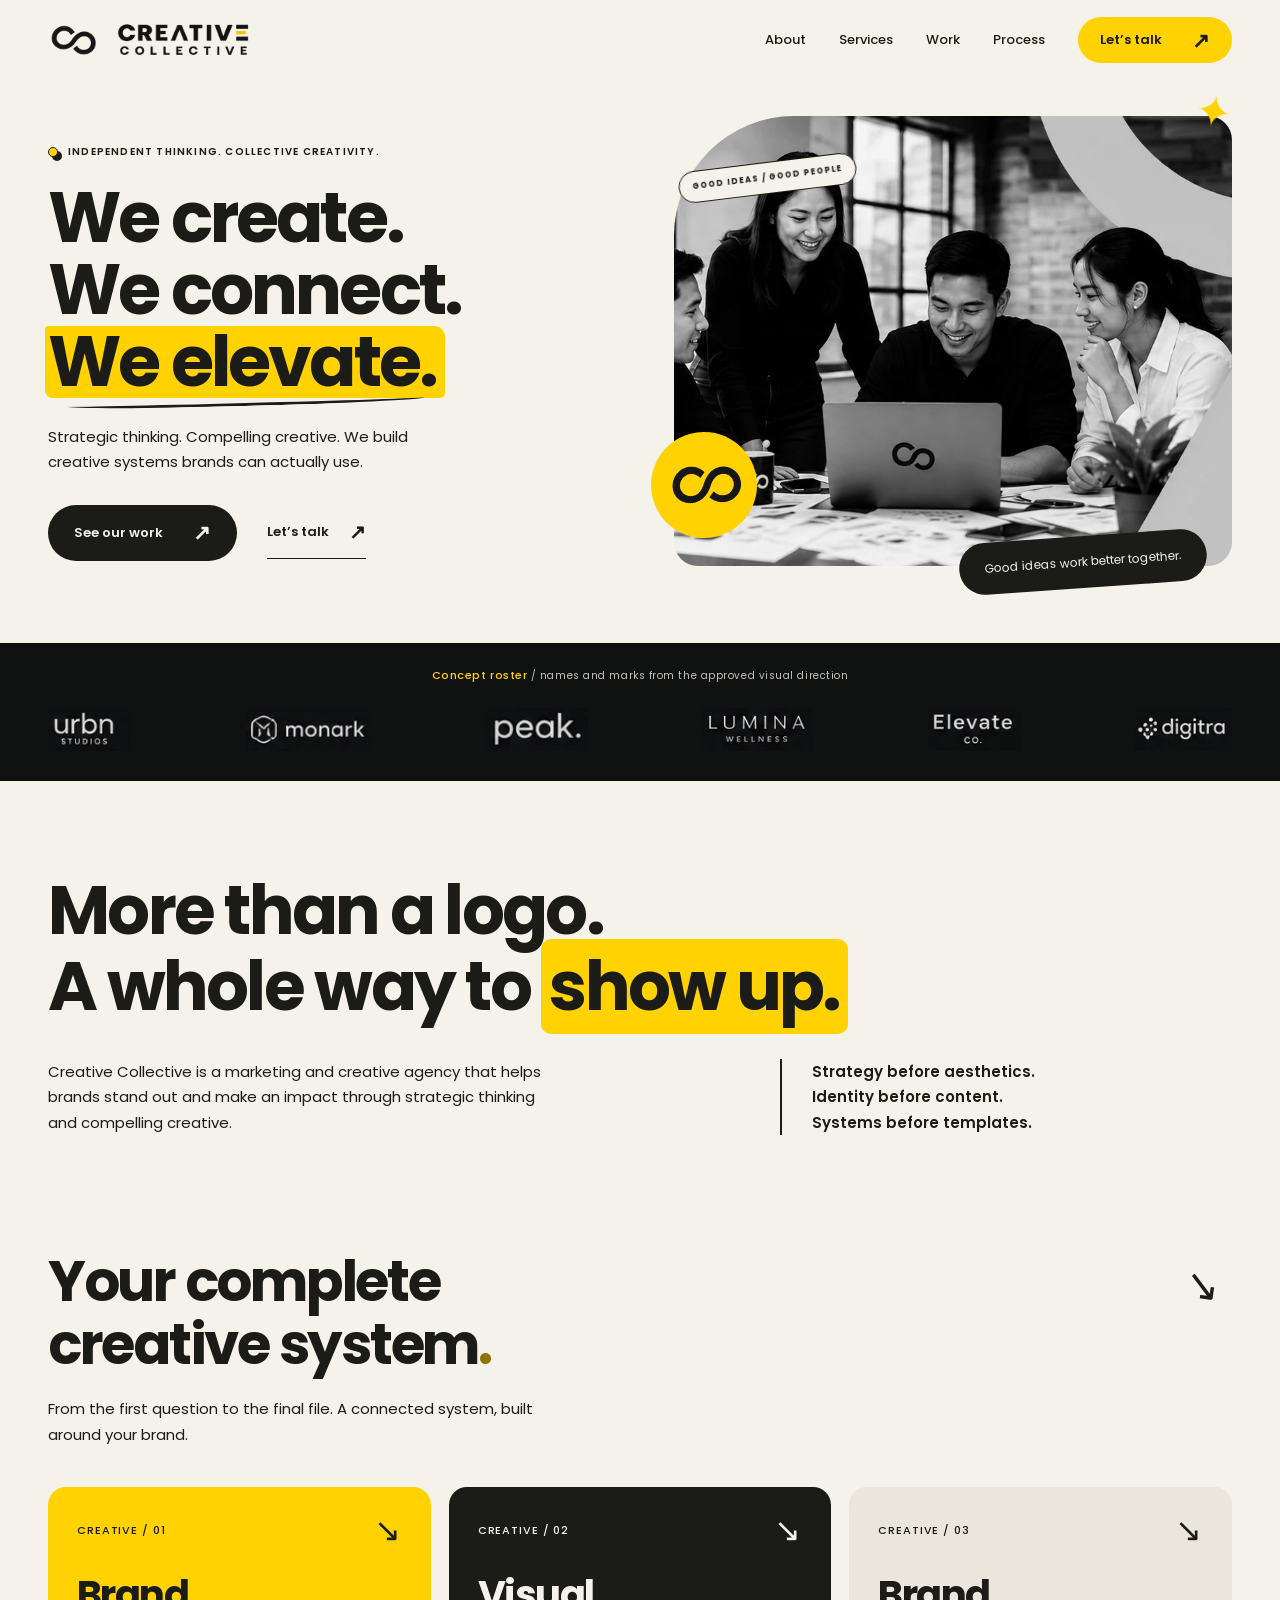
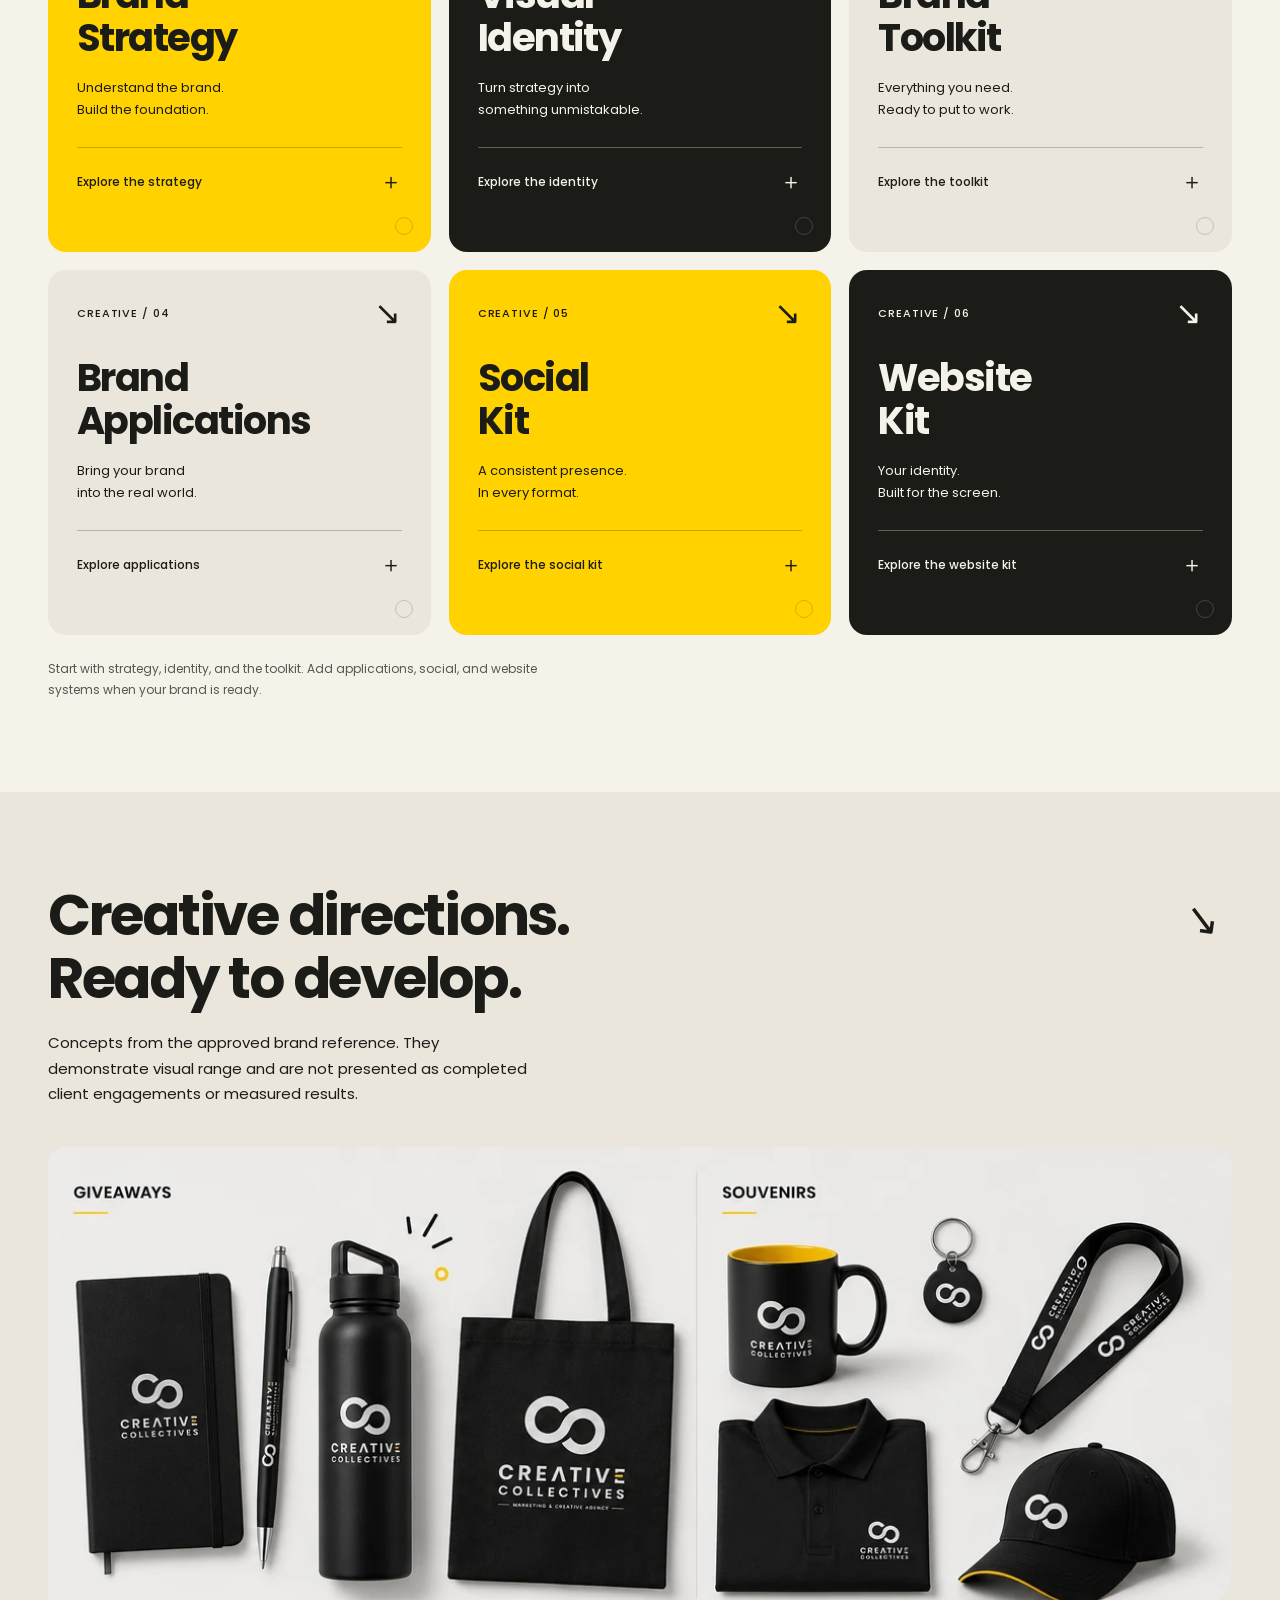
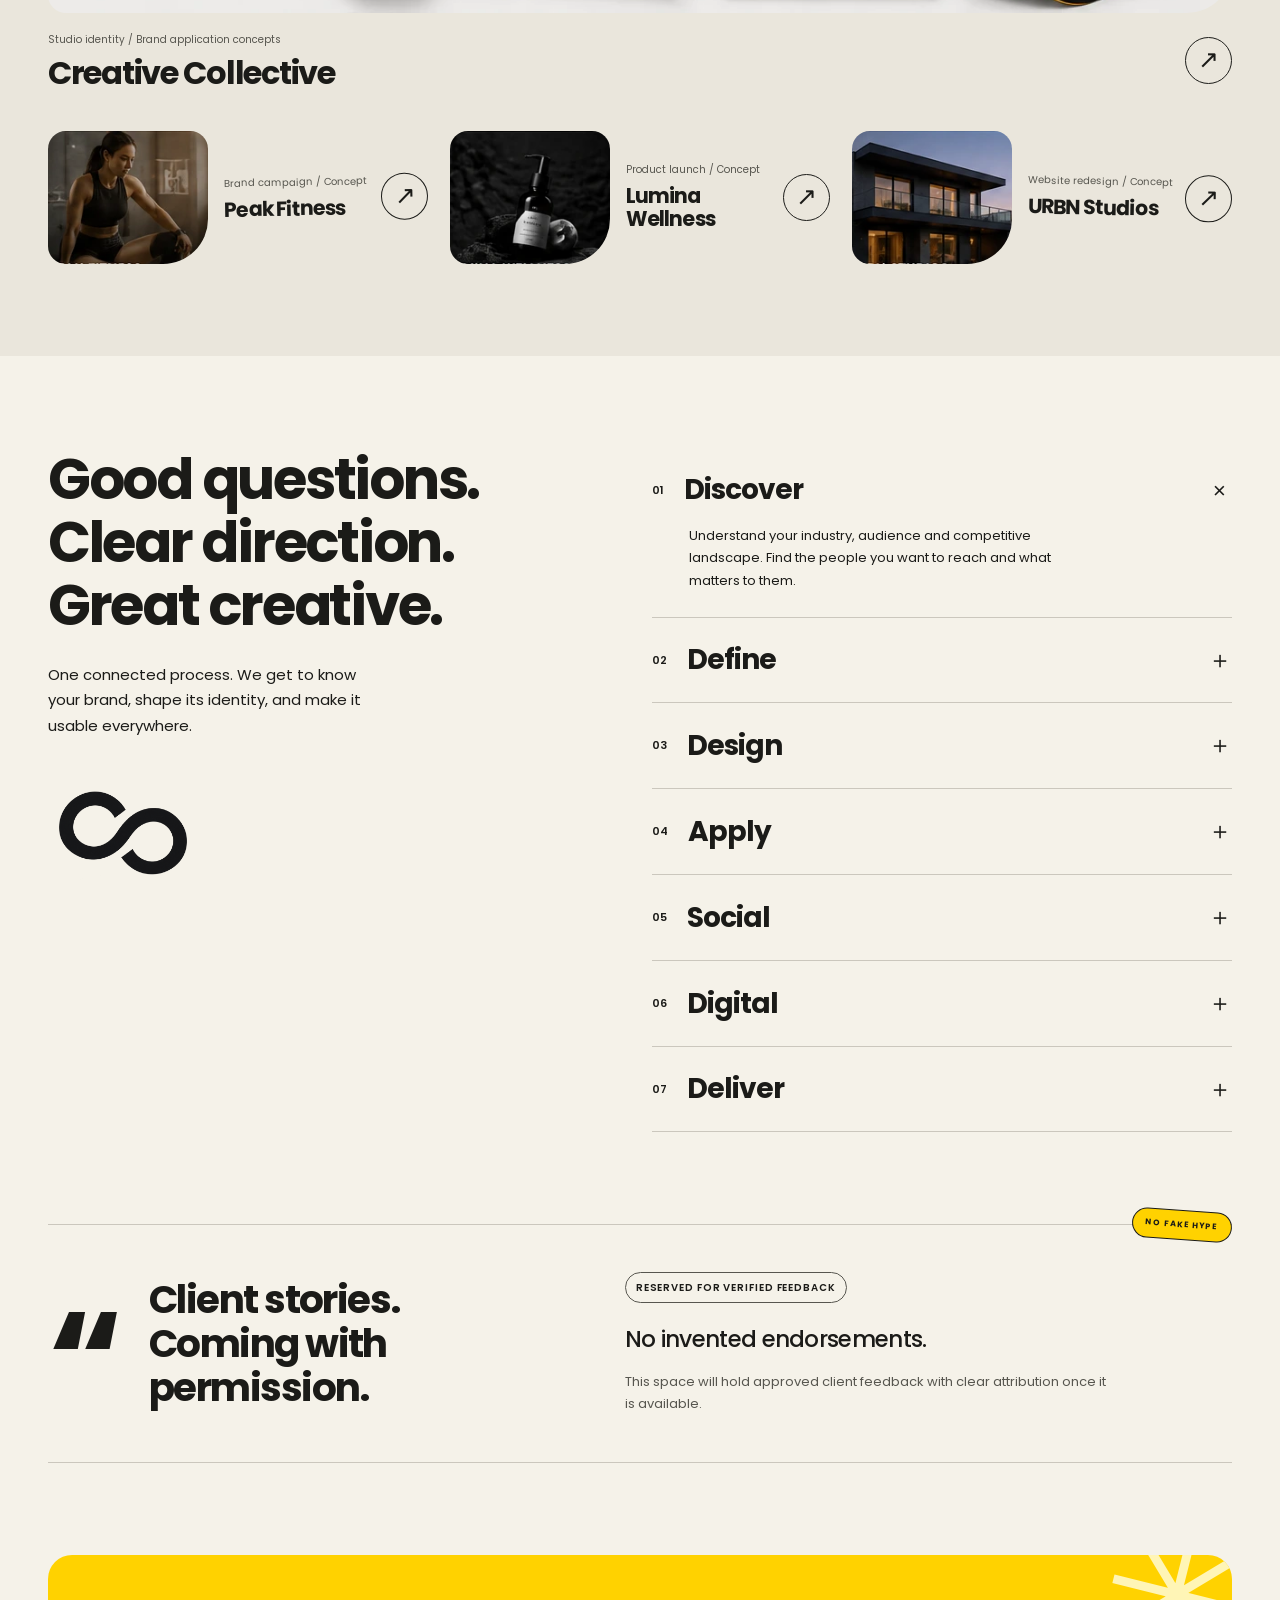
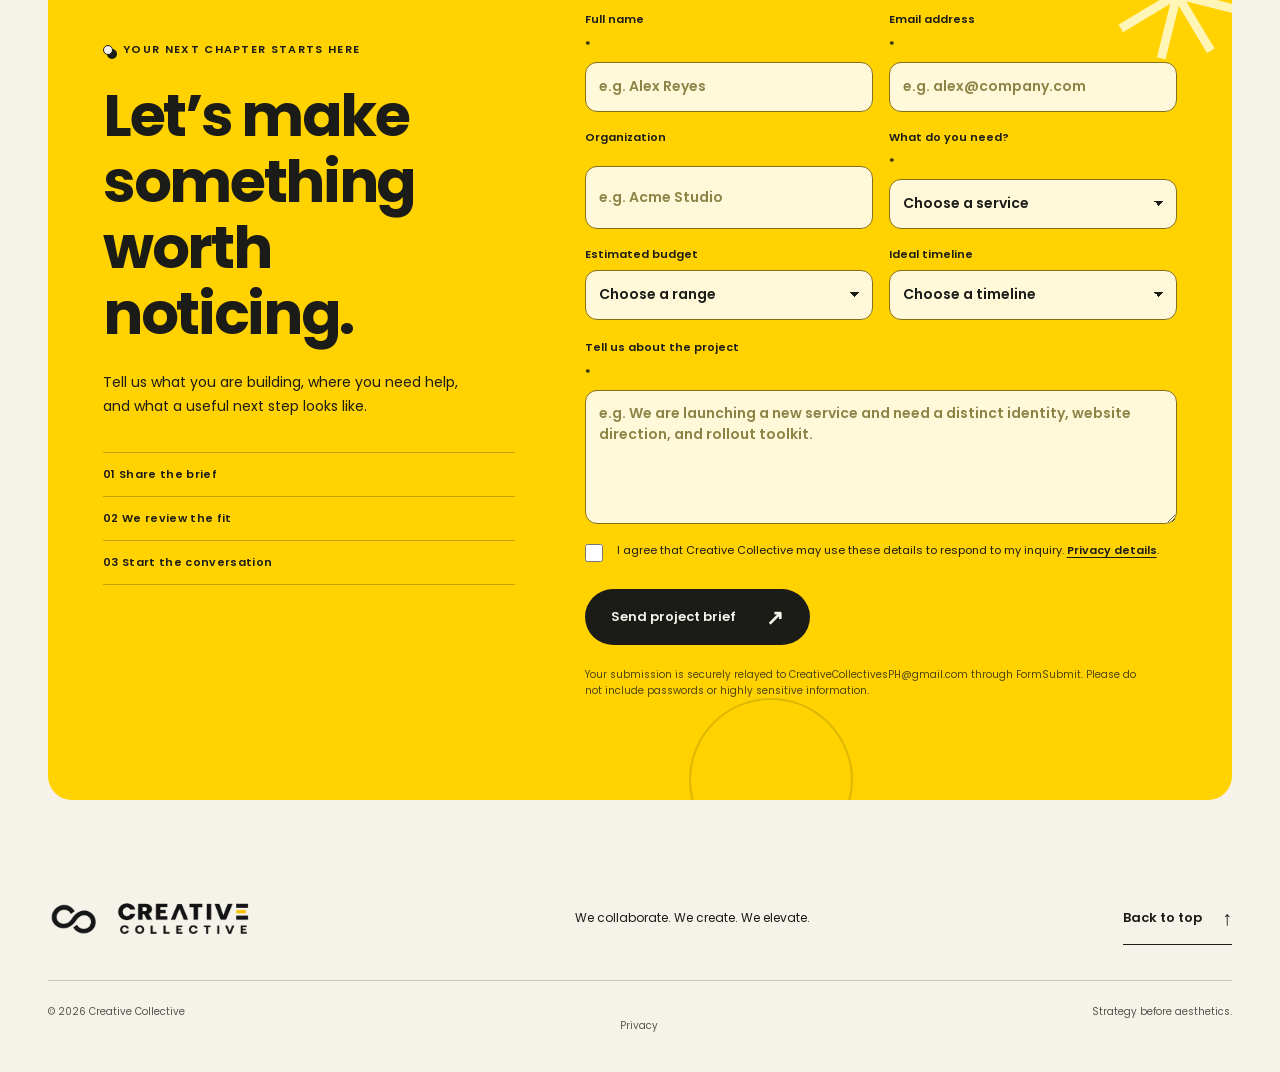
<file: index.html>
<!doctype html>
<html lang="en">
<head>
<meta charset="utf-8"><meta name="viewport" content="width=device-width, initial-scale=1">
<title>Creative Collective | Strategy. Identity. Creative systems.</title>
<meta name="description" content="Creative Collective builds creative systems brands can actually use. Explore brand strategy, visual identity, brand toolkits, social and digital design.">
<meta name="theme-color" content="#f5f2e9"><meta property="og:title" content="Creative Collective | We create. We connect. We elevate."><meta property="og:description" content="Strategy before aesthetics. Identity before content. Systems before templates."><meta property="og:type" content="website"><meta property="og:image" content="assets/hero.webp"><meta property="og:image:alt" content="Creative Collective team concept"><meta name="twitter:card" content="summary_large_image"><meta name="twitter:title" content="Creative Collective | Creative systems for growing brands"><meta name="twitter:description" content="Brand strategy, visual identity, social systems, and digital design."><meta name="twitter:image" content="assets/hero.webp">
<link rel="icon" href="assets/mark.png"><link rel="preload" href="assets/Poppins-Bold.woff2" as="font" type="font/woff2" crossorigin><link rel="preload" href="assets/hero.webp" as="image"><link rel="stylesheet" href="styles.css"><script src="script.js" defer></script>
</head>
<body>
<a class="skip" href="#main">Skip to content</a>
<header class="header"><a class="brand" href="#home" aria-label="Creative Collective home"><img src="assets/mark.png" width="533" height="400" alt=""><img src="assets/wordmark.png" width="800" height="258" alt="Creative Collective"></a><button class="menu-toggle" aria-expanded="false" aria-controls="navigation" hidden>Menu <span aria-hidden="true">＋</span></button><nav id="navigation" aria-label="Main navigation"><a href="#about">About</a><a href="#services">Services</a><a href="#work">Work</a><a href="#process">Process</a><a class="button small" href="#contact">Let’s talk <span aria-hidden="true">↗</span></a></nav></header>
<main id="main">
<section class="hero wrap" id="home" aria-labelledby="hero-title"><div class="hero-copy"><p class="eyebrow">Independent thinking. Collective creativity.</p><h1 id="hero-title"><span class="hero-line">We create.</span><br><span class="hero-line">We connect.</span><br><span class="hero-line hero-highlight">We elevate.</span></h1><p>Strategic thinking. Compelling creative. We build creative systems brands can actually use.</p><div class="actions"><a class="button dark" href="#work">See our work <span aria-hidden="true">↗</span></a><a class="text-link" href="#contact">Let’s talk <span aria-hidden="true">↗</span></a></div></div><figure class="hero-art"><img src="assets/hero.webp" width="800" height="684" alt="Creative Collective visual concept showing a team collaborating on brand ideas" fetchpriority="high"><figcaption>Good ideas work better together.</figcaption><span class="hero-sticker" aria-hidden="true"><img src="assets/mark.png" width="533" height="400" alt=""></span></figure></section>
<section class="trust" aria-labelledby="trust-title"><div class="wrap"><h2 id="trust-title">Concept roster <span>/ names and marks from the approved visual direction</span></h2><div class="brand-strip"><img src="assets/brand-urbn.webp" width="89" height="46" alt="URBN Studios concept logo"><img src="assets/brand-monark.webp" width="122" height="42" alt="Monark concept logo"><img src="assets/brand-peak.webp" width="100" height="42" alt="Peak concept logo"><img src="assets/brand-lumina.webp" width="126" height="49" alt="Lumina Wellness concept logo"><img src="assets/brand-elevate.webp" width="104" height="48" alt="Elevate Co. concept logo"><img src="assets/brand-digitra.webp" width="110" height="49" alt="Digitra concept logo"></div></div></section>
<section class="intro wrap section" id="about"><h2>More than a logo.<br>A whole way to <span class="highlight">show up.</span></h2><div class="intro-bottom"><p>Creative Collective is a marketing and creative agency that helps brands stand out and make an impact through strategic thinking and compelling creative.</p><p class="manifesto">Strategy before aesthetics.<br>Identity before content.<br>Systems before templates.</p></div></section>
<section class="services wrap section" id="services"><div class="section-heading"><h2>Your complete<br>creative system<span class="yellow-text">.</span></h2><p>From the first question to the final file. A connected system, built around your brand.</p></div><div class="service-grid" id="services-list">
<article class="service yellow"><div class="card-top"><span>CREATIVE / 01</span><span aria-hidden="true">↘</span></div><h3>Brand<br>Strategy</h3><p>Understand the brand.<br>Build the foundation.</p><details><summary>Explore the strategy <span aria-hidden="true">＋</span></summary><ul><li>Industry Landscape</li><li>Audience &amp; Market</li><li>Competitor Landscape</li><li>Brand Positioning</li><li>Brand Personality</li><li>Brand Voice &amp; Story</li><li>Purpose, Vision &amp; Values</li></ul></details></article>
<article class="service ink"><div class="card-top"><span>CREATIVE / 02</span><span aria-hidden="true">↘</span></div><h3>Visual<br>Identity</h3><p>Turn strategy into<br>something unmistakable.</p><details><summary>Explore the identity <span aria-hidden="true">＋</span></summary><ul><li>Logo System</li><li>Color System</li><li>Typography System</li><li>Graphic Language</li><li>Iconography</li><li>Photography Direction</li><li>Layout &amp; Motion Direction</li></ul></details></article>
<article class="service paper"><div class="card-top"><span>CREATIVE / 03</span><span aria-hidden="true">↘</span></div><h3>Brand<br>Toolkit</h3><p>Everything you need.<br>Ready to put to work.</p><details><summary>Explore the toolkit <span aria-hidden="true">＋</span></summary><ul><li>Brand Guidelines</li><li>Logo Library &amp; Usage</li><li>Typography Rules</li><li>Color Specifications</li><li>Creative Direction Summary</li><li>Editable Source Files</li><li>Exported Asset Library</li></ul></details></article>
<article class="service paper"><div class="card-top"><span>CREATIVE / 04</span><span aria-hidden="true">↘</span></div><h3>Brand<br>Applications</h3><p>Bring your brand<br>into the real world.</p><details><summary>Explore applications <span aria-hidden="true">＋</span></summary><ul><li>Business Cards</li><li>Presentation Templates</li><li>Documents</li><li>Packaging</li><li>Merchandise &amp; Signage</li><li>Marketing Materials</li><li>Campaign Assets</li></ul></details></article>
<article class="service yellow"><div class="card-top"><span>CREATIVE / 05</span><span aria-hidden="true">↘</span></div><h3>Social<br>Kit</h3><p>A consistent presence.<br>In every format.</p><details><summary>Explore the social kit <span aria-hidden="true">＋</span></summary><ul><li>Profile &amp; Cover System</li><li>Social Icons</li><li>Post &amp; Carousel Templates</li><li>Story Templates</li><li>Reel Covers</li><li>Photo Treatment</li><li>Sample Feed &amp; Social Voice</li></ul></details></article>
<article class="service ink"><div class="card-top"><span>CREATIVE / 06</span><span aria-hidden="true">↘</span></div><h3>Website<br>Kit</h3><p>Your identity.<br>Built for the screen.</p><details><summary>Explore the website kit <span aria-hidden="true">＋</span></summary><ul><li>Favicon &amp; Responsive Logo</li><li>Web Typography &amp; Colors</li><li>Buttons &amp; Cards</li><li>Navigation &amp; Footer</li><li>Hero Treatment</li><li>Website Banners</li><li>UI Components</li></ul></details></article>
</div><button class="services-toggle button outline" type="button" aria-expanded="false" aria-controls="services-list" hidden>View all services <span aria-hidden="true">＋</span></button><p class="service-note">Start with strategy, identity, and the toolkit. Add applications, social, and website systems when your brand is ready.</p></section>
<section class="work section" id="work"><div class="wrap"><div class="section-heading"><h2>Creative directions.<br>Ready to develop.</h2><p>Concepts from the approved brand reference. They demonstrate visual range and are not presented as completed client engagements or measured results.</p></div><div class="work-grid">
<article class="project project-main"><div class="project-image"><img src="assets/applications.webp" width="1168" height="460" alt="Creative Collective branded stationery, tote bag, drinkware and merchandise concepts" loading="lazy"></div><div class="project-meta"><div><p>Studio identity / Brand application concepts</p><h3>Creative Collective</h3></div><a class="circle-link" href="projects.html#creative" aria-label="View Creative Collective concept">↗</a></div></article>
<article class="project"><div class="project-image"><img src="assets/peak.webp" width="208" height="147" alt="Peak Fitness campaign concept from the website reference" loading="lazy"></div><div class="project-meta"><div><p>Brand campaign / Concept</p><h3>Peak Fitness</h3></div><a class="circle-link" href="projects.html#peak" aria-label="View Peak Fitness concept">↗</a></div></article>
<article class="project"><div class="project-image"><img src="assets/lumina.webp" width="218" height="147" alt="Lumina Wellness product launch concept from the website reference" loading="lazy"></div><div class="project-meta"><div><p>Product launch / Concept</p><h3>Lumina Wellness</h3></div><a class="circle-link" href="projects.html#lumina" aria-label="View Lumina Wellness concept">↗</a></div></article>
<article class="project"><div class="project-image"><img src="assets/urbn.webp" width="216" height="147" alt="URBN Studios architecture and website redesign concept from the website reference" loading="lazy"></div><div class="project-meta"><div><p>Website redesign / Concept</p><h3>URBN Studios</h3></div><a class="circle-link" href="projects.html#urbn" aria-label="View URBN Studios concept">↗</a></div></article>
</div></div></section>
<section class="process wrap section" id="process"><div class="process-intro"><h2>Good questions.<br>Clear direction.<br>Great creative.</h2><p>One connected process. We get to know your brand, shape its identity, and make it usable everywhere.</p><img class="process-mark" src="assets/mark.png" width="533" height="400" alt="" loading="lazy"></div><div class="process-steps">
<details open><summary><span class="step-number">01</span><h3>Discover</h3><span class="plus" aria-hidden="true">＋</span></summary><p>Understand your industry, audience and competitive landscape. Find the people you want to reach and what matters to them.</p></details>
<details><summary><span class="step-number">02</span><h3>Define</h3><span class="plus" aria-hidden="true">＋</span></summary><p>What do you do? Why do you exist? Who are you for? Together, define why people should choose you and how they should remember you.</p></details>
<details><summary><span class="step-number">03</span><h3>Design</h3><span class="plus" aria-hidden="true">＋</span></summary><p>Turn that foundation into a logo system, typography, color and visual language. Build a consistent identity with room to grow.</p></details>
<details><summary><span class="step-number">04</span><h3>Apply</h3><span class="plus" aria-hidden="true">＋</span></summary><p>Bring the identity to presentations, packaging, merchandise, signage and marketing materials. Make every touchpoint feel connected.</p></details>
<details><summary><span class="step-number">05</span><h3>Social</h3><span class="plus" aria-hidden="true">＋</span></summary><p>Extend the system to posts, carousels, stories, covers and your social brand voice. An optional extension for a cohesive online presence.</p></details>
<details><summary><span class="step-number">06</span><h3>Digital</h3><span class="plus" aria-hidden="true">＋</span></summary><p>Translate your brand into responsive web components, navigation, banners and page layouts. An optional extension designed for screens.</p></details>
<details><summary><span class="step-number">07</span><h3>Deliver</h3><span class="plus" aria-hidden="true">＋</span></summary><p>Receive your guidelines, logo package, color codes, agreed templates, editable files and organized asset library. Ready for everyday use.</p></details>
</div></section>
<section class="testimonials wrap" aria-labelledby="testimonials-title"><div><span class="quote-symbol" aria-hidden="true">“</span><h2 id="testimonials-title">Client stories.<br>Coming with permission.</h2></div><div class="testimonial-placeholder"><span class="label">RESERVED FOR VERIFIED FEEDBACK</span><p>No invented endorsements.</p><p class="muted">This space will hold approved client feedback with clear attribution once it is available.</p></div></section>
<section class="contact wrap section" id="contact"><div class="contact-card"><div class="contact-intro"><p class="eyebrow">Your next chapter starts here</p><h2>Let’s make<br>something<br>worth noticing<span>.</span></h2><p>Tell us what you are building, where you need help, and what a useful next step looks like.</p><div class="funnel-steps" aria-label="What happens next"><span>01 Share the brief</span><span>02 We review the fit</span><span>03 Start the conversation</span></div></div><form class="lead-form" id="lead-form" action="https://formsubmit.co/CreativeCollectivesPH@gmail.com" data-endpoint="https://formsubmit.co/ajax/CreativeCollectivesPH@gmail.com" method="POST"><input type="hidden" name="_subject" value="New Creative Collective project inquiry"><input type="hidden" name="_template" value="table"><input type="hidden" name="source" value="Creative Collective website"><input class="form-honey" type="text" name="_honey" tabindex="-1" autocomplete="off" aria-hidden="true"><div class="form-grid"><label for="lead-name">Full name <span aria-hidden="true">*</span><input id="lead-name" name="name" type="text" autocomplete="name" placeholder="e.g. Alex Reyes" required></label><label for="lead-email">Email address <span aria-hidden="true">*</span><input id="lead-email" name="email" type="email" autocomplete="email" placeholder="e.g. alex@company.com" required></label><label for="lead-organization">Organization<input id="lead-organization" name="organization" type="text" autocomplete="organization" placeholder="e.g. Acme Studio"></label><label for="lead-service">What do you need? <span aria-hidden="true">*</span><select id="lead-service" name="service" required><option value="">Choose a service</option><option>Brand strategy</option><option>Visual identity</option><option>Brand toolkit</option><option>Brand applications</option><option>Social kit</option><option>Website kit</option><option>Not sure yet</option></select></label><label for="lead-budget">Estimated budget<select id="lead-budget" name="budget"><option value="">Choose a range</option><option>Below ₱50,000</option><option>₱50,000–₱100,000</option><option>₱100,000–₱250,000</option><option>₱250,000+</option><option>Let’s discuss</option></select></label><label for="lead-timeline">Ideal timeline<select id="lead-timeline" name="timeline"><option value="">Choose a timeline</option><option>As soon as possible</option><option>Within 1 month</option><option>Within 2–3 months</option><option>3+ months</option><option>Still exploring</option></select></label></div><label for="lead-message">Tell us about the project <span aria-hidden="true">*</span><textarea id="lead-message" name="message" rows="5" minlength="20" placeholder="e.g. We are launching a new service and need a distinct identity, website direction, and rollout toolkit." required></textarea></label><label class="consent-row" for="lead-consent"><input id="lead-consent" name="consent" type="checkbox" value="Yes" required><span>I agree that Creative Collective may use these details to respond to my inquiry. <a href="privacy.html">Privacy details</a>.</span></label><button class="button dark form-submit" type="submit">Send project brief <span aria-hidden="true">↗</span></button><p class="form-help">Your submission is securely relayed to CreativeCollectivesPH@gmail.com through FormSubmit. Please do not include passwords or highly sensitive information.</p><p class="form-status" id="form-status" role="status" aria-live="polite"></p></form></div></section>
</main><footer class="footer wrap"><div class="footer-top"><a class="brand" href="#home" aria-label="Creative Collective home"><img src="assets/mark.png" width="533" height="400" alt=""><img src="assets/wordmark.png" width="800" height="258" alt="Creative Collective"></a><p>We collaborate. We create. We elevate.</p><a class="text-link" href="#home">Back to top <span aria-hidden="true">↑</span></a></div><div class="footer-bottom"><span>© <span id="year">2026</span> Creative Collective</span><a href="privacy.html">Privacy</a><span>Strategy before aesthetics.</span></div></footer>
</body></html>
</file>
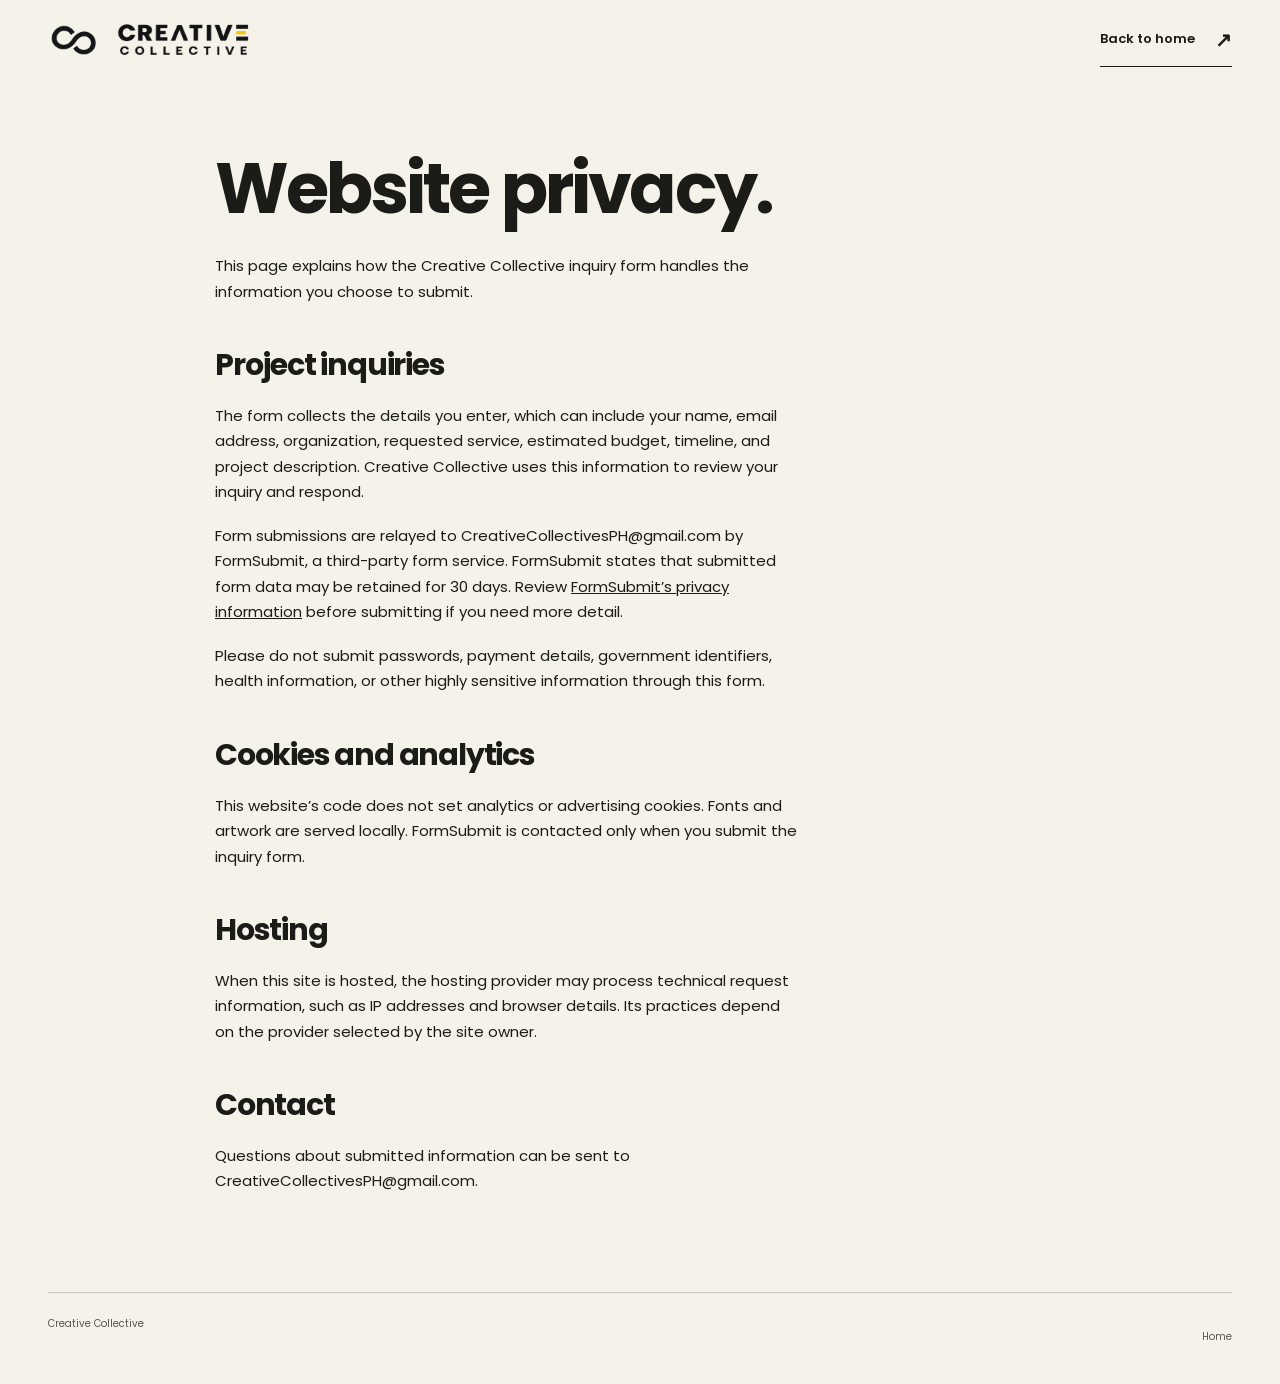
<file: privacy.html>
<!doctype html><html lang="en"><head><meta charset="utf-8"><meta name="viewport" content="width=device-width,initial-scale=1"><title>Website privacy | Creative Collective</title><meta name="description" content="How Creative Collective handles website inquiries."><meta name="theme-color" content="#f5f2e9"><meta property="og:title" content="Website privacy | Creative Collective"><meta property="og:description" content="How Creative Collective handles website inquiries."><meta property="og:type" content="website"><link rel="icon" href="assets/mark.png"><link rel="stylesheet" href="styles.css"></head><body><a class="skip" href="#main">Skip to content</a><header class="header"><a class="brand" href="index.html" aria-label="Creative Collective home"><img src="assets/mark.png" width="533" height="400" alt=""><img src="assets/wordmark.png" width="800" height="258" alt="Creative Collective"></a><a class="text-link" href="index.html">Back to home <span aria-hidden="true">↗</span></a></header><main class="document wrap" id="main"><h1>Website privacy.</h1><p>This page explains how the Creative Collective inquiry form handles the information you choose to submit.</p><h2>Project inquiries</h2><p>The form collects the details you enter, which can include your name, email address, organization, requested service, estimated budget, timeline, and project description. Creative Collective uses this information to review your inquiry and respond.</p><p>Form submissions are relayed to CreativeCollectivesPH@gmail.com by FormSubmit, a third-party form service. FormSubmit states that submitted form data may be retained for 30 days. Review <a href="https://formsubmit.co/privacy">FormSubmit’s privacy information</a> before submitting if you need more detail.</p><p>Please do not submit passwords, payment details, government identifiers, health information, or other highly sensitive information through this form.</p><h2>Cookies and analytics</h2><p>This website’s code does not set analytics or advertising cookies. Fonts and artwork are served locally. FormSubmit is contacted only when you submit the inquiry form.</p><h2>Hosting</h2><p>When this site is hosted, the hosting provider may process technical request information, such as IP addresses and browser details. Its practices depend on the provider selected by the site owner.</p><h2>Contact</h2><p>Questions about submitted information can be sent to CreativeCollectivesPH@gmail.com.</p></main><footer class="footer wrap"><div class="footer-bottom"><span>Creative Collective</span><a href="index.html">Home</a></div></footer></body></html>
</file>
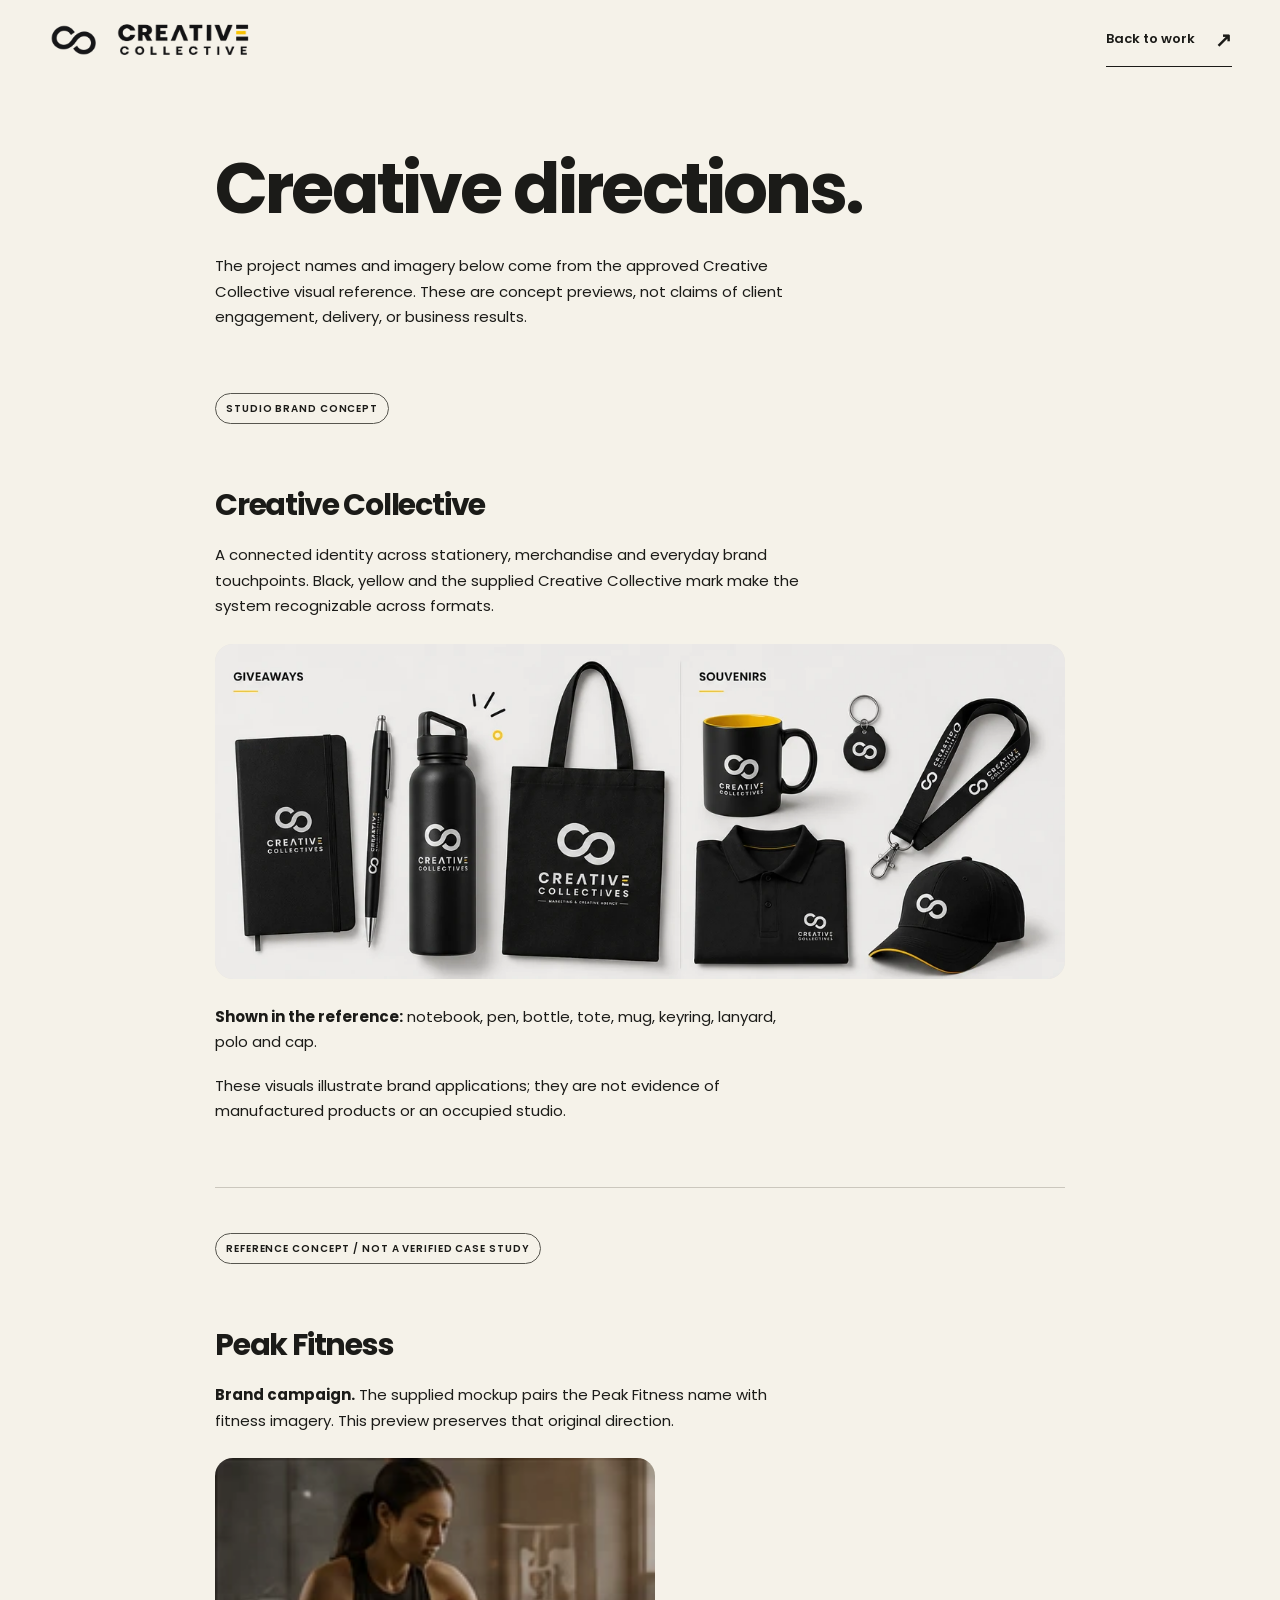
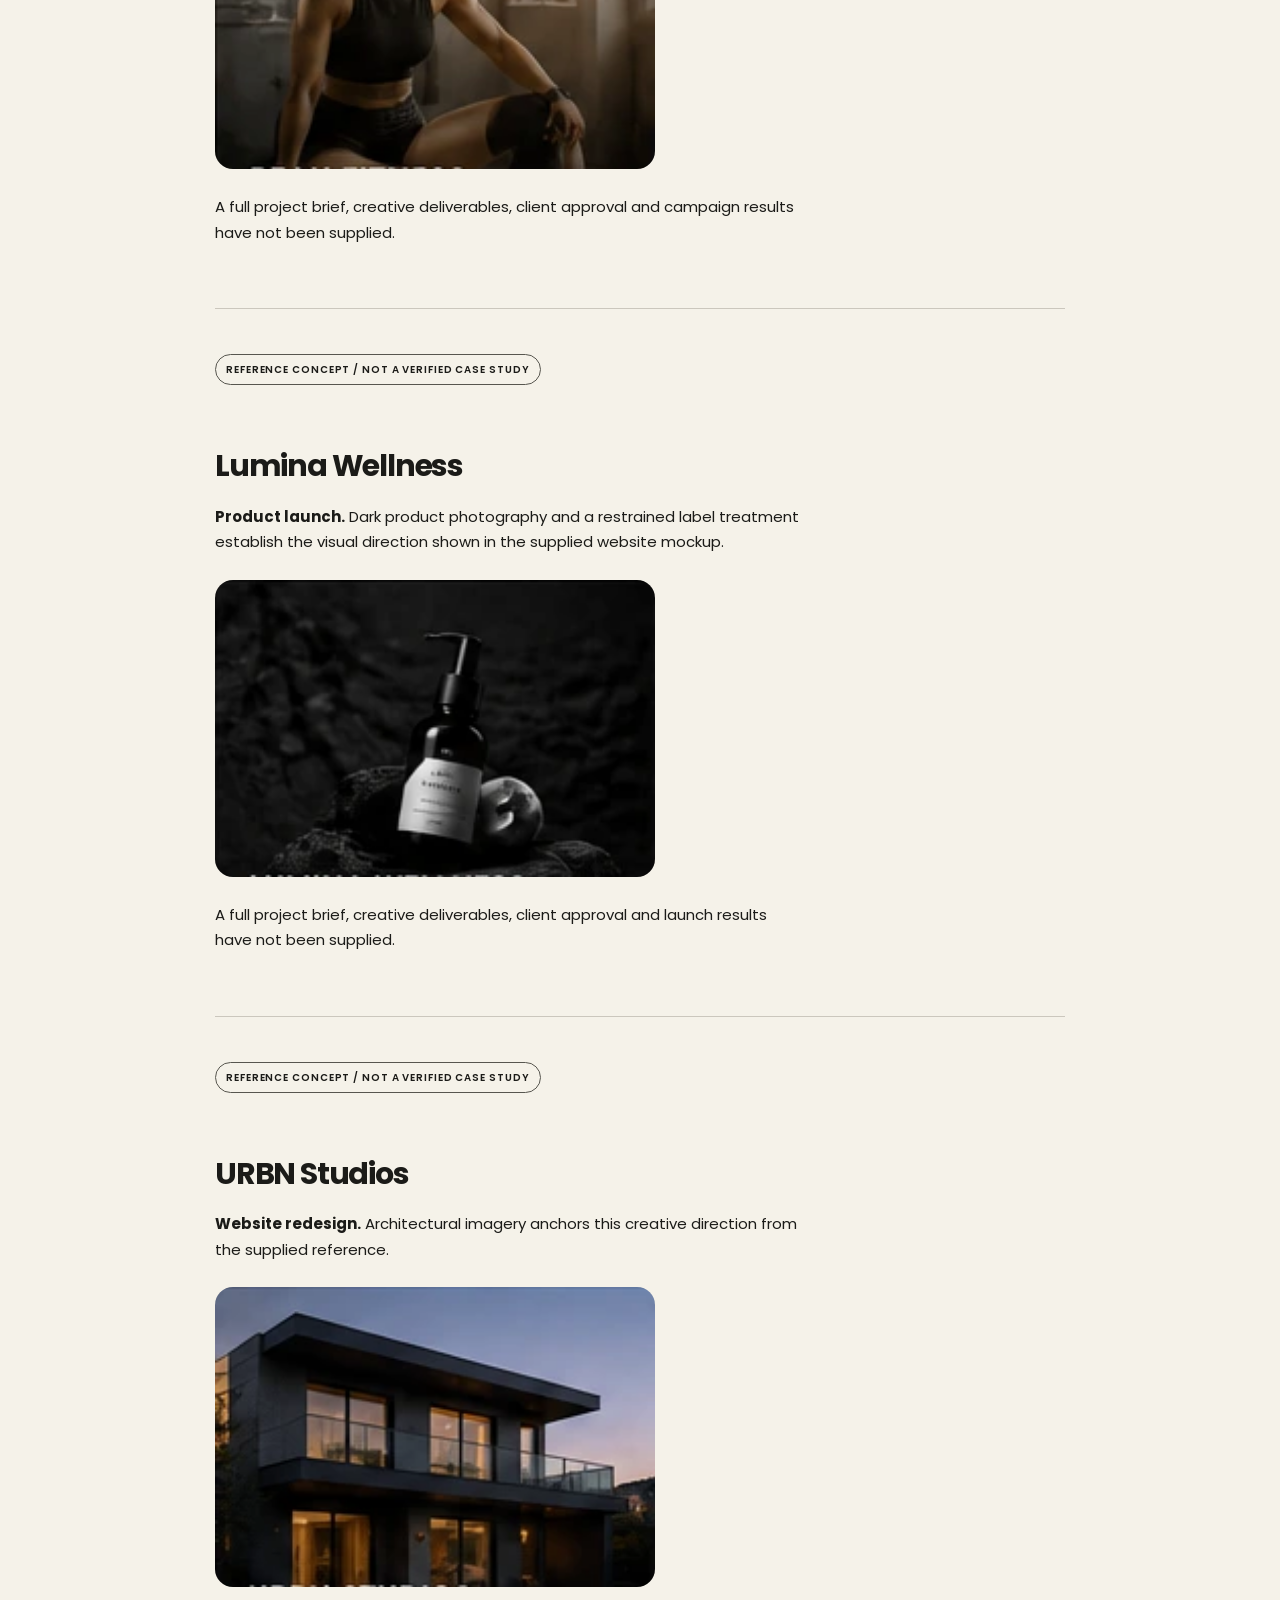
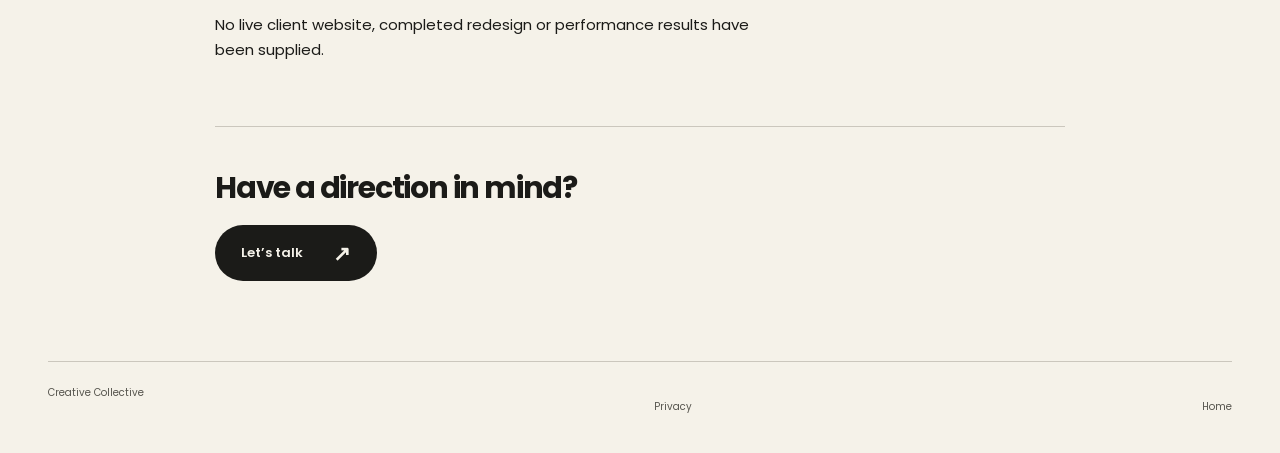
<file: projects.html>
<!doctype html><html lang="en"><head><meta charset="utf-8"><meta name="viewport" content="width=device-width,initial-scale=1"><title>Creative directions | Creative Collective</title><meta name="description" content="Creative Collective brand and project concepts from the studio visual reference."><meta name="theme-color" content="#f5f2e9"><meta property="og:title" content="Creative directions | Creative Collective"><meta property="og:description" content="Brand and campaign concepts from the approved Creative Collective visual direction."><meta property="og:type" content="website"><meta property="og:image" content="assets/applications.webp"><meta name="twitter:card" content="summary_large_image"><link rel="icon" href="assets/mark.png"><link rel="stylesheet" href="styles.css"></head><body><a class="skip" href="#main">Skip to content</a><header class="header"><a class="brand" href="index.html" aria-label="Creative Collective home"><img src="assets/mark.png" width="533" height="400" alt=""><img src="assets/wordmark.png" width="800" height="258" alt="Creative Collective"></a><a class="text-link" href="index.html#work">Back to work <span aria-hidden="true">↗</span></a></header><main id="main" class="document wrap"><h1>Creative directions.</h1><p>The project names and imagery below come from the approved Creative Collective visual reference. These are concept previews, not claims of client engagement, delivery, or business results.</p>
<article class="concept-detail" id="creative"><span class="label">STUDIO BRAND CONCEPT</span><h2>Creative Collective</h2><p>A connected identity across stationery, merchandise and everyday brand touchpoints. Black, yellow and the supplied Creative Collective mark make the system recognizable across formats.</p><img src="assets/applications.webp" width="1168" height="460" alt="Creative Collective merchandise and stationery visual concepts"><p><strong>Shown in the reference:</strong> notebook, pen, bottle, tote, mug, keyring, lanyard, polo and cap.</p><p>These visuals illustrate brand applications; they are not evidence of manufactured products or an occupied studio.</p></article>
<article class="concept-detail" id="peak"><span class="label">REFERENCE CONCEPT / NOT A VERIFIED CASE STUDY</span><h2>Peak Fitness</h2><p><strong>Brand campaign.</strong> The supplied mockup pairs the Peak Fitness name with fitness imagery. This preview preserves that original direction.</p><img src="assets/peak.webp" width="208" height="147" alt="Peak Fitness reference concept"><p>A full project brief, creative deliverables, client approval and campaign results have not been supplied.</p></article>
<article class="concept-detail" id="lumina"><span class="label">REFERENCE CONCEPT / NOT A VERIFIED CASE STUDY</span><h2>Lumina Wellness</h2><p><strong>Product launch.</strong> Dark product photography and a restrained label treatment establish the visual direction shown in the supplied website mockup.</p><img src="assets/lumina.webp" width="218" height="147" alt="Lumina Wellness reference concept"><p>A full project brief, creative deliverables, client approval and launch results have not been supplied.</p></article>
<article class="concept-detail" id="urbn"><span class="label">REFERENCE CONCEPT / NOT A VERIFIED CASE STUDY</span><h2>URBN Studios</h2><p><strong>Website redesign.</strong> Architectural imagery anchors this creative direction from the supplied reference.</p><img src="assets/urbn.webp" width="216" height="147" alt="URBN Studios reference concept"><p>No live client website, completed redesign or performance results have been supplied.</p></article><h2>Have a direction in mind?</h2><a class="button dark" href="index.html#contact">Let’s talk <span aria-hidden="true">↗</span></a></main><footer class="footer wrap"><div class="footer-bottom"><span>Creative Collective</span><a href="privacy.html">Privacy</a><a href="index.html">Home</a></div></footer></body></html>
</file>
<file: styles.css>
@font-face{font-family:Poppins;src:url('assets/Poppins-Regular.woff2') format('woff2');font-weight:400;font-display:swap}@font-face{font-family:Poppins;src:url('assets/Poppins-Medium.woff2') format('woff2');font-weight:500;font-display:swap}@font-face{font-family:Poppins;src:url('assets/Poppins-SemiBold.woff2') format('woff2');font-weight:600;font-display:swap}@font-face{font-family:Poppins;src:url('assets/Poppins-Bold.woff2') format('woff2');font-weight:700 900;font-display:swap}
/* Brand-led editorial theme. Cards: 24px; buttons: pill; inputs: 10px. Layers: header 10, mobile nav 11. */
:root{--cream:#f5f2e9;--paper:#eae6dc;--ink:#1b1b18;--yellow:#ffd200;--muted:#57564f;--line:#cbc7bd;--radius:24px}*{box-sizing:border-box}html{scroll-behavior:smooth;scroll-padding-top:100px}body{margin:0;background:var(--cream);color:var(--ink);font-family:Poppins,Arial,sans-serif;font-size:15px;line-height:1.7}a{color:inherit;text-decoration:none}button,input,textarea{font:inherit}button,a,summary{-webkit-tap-highlight-color:transparent}button,summary{cursor:pointer}img{max-width:100%;height:auto;display:block}h1,h2,h3,p,figure{margin:0}h1,h2,h3{line-height:1.12;letter-spacing:-.055em;font-weight:700}h2{font-size:clamp(36px,4.4vw,62px)}h3{font-size:30px}p{max-width:65ch}a:focus-visible,button:focus-visible,summary:focus-visible{outline:3px solid #6464db;outline-offset:5px}input:focus-visible,textarea:focus-visible{outline:3px solid var(--ink);outline-offset:3px}.wrap{width:min(1280px,calc(100% - 96px));margin-inline:auto}.section{padding-block:92px}.eyebrow{font-size:11px;letter-spacing:.12em;text-transform:uppercase;font-weight:600;margin-bottom:24px}.header{height:80px;display:flex;align-items:center;justify-content:space-between;width:min(1400px,100%);margin:auto;padding:0 48px;gap:28px}.brand{display:flex;align-items:center;gap:10px;flex-shrink:0}.brand img:first-child{width:48px;height:38px;object-fit:contain}.brand img:last-child{width:155px;height:auto}.header nav{display:flex;align-items:center;gap:33px;font-size:13px;font-weight:500}.header nav>a:not(.button){position:relative;padding:12px 0}.header nav>a:not(.button):after{content:'';height:2px;position:absolute;bottom:7px;left:0;right:0;background:var(--ink);transform:scaleX(0);transform-origin:left;transition:transform .2s}.header nav>a:hover:after{transform:scaleX(1)}.button{display:inline-flex;justify-content:space-between;align-items:center;gap:30px;background:var(--yellow);color:var(--ink);border:1px solid transparent;border-radius:100px;padding:16px 25px;font-size:13px;font-weight:600;white-space:nowrap;transition:transform .2s,background .2s}.button:hover{transform:translateY(-3px);background:#f1c700}.button:active{transform:translateY(1px)}.button span{font-size:21px;line-height:1}.button.small{padding:11px 21px}.button.dark{background:var(--ink);color:var(--cream)}.button.dark:hover{background:#39392f}.button.outline{border-color:var(--ink);background:transparent}.button.outline:hover{background:var(--cream)}.text-link{font-size:13px;font-weight:600;display:inline-flex;align-items:center;gap:20px;border-bottom:1px solid currentColor;padding:9px 0}.text-link span{font-size:20px}.actions{display:flex;align-items:center;gap:30px;margin-top:30px}.hero{display:grid;grid-template-columns:1.05fr 1fr;gap:40px;padding-top:36px;padding-bottom:55px;align-items:center}.hero h1{font-size:clamp(52px,5.45vw,78px);line-height:1.03;letter-spacing:-.055em}.hero h1 span{display:inline;background:var(--yellow);box-shadow:9px 0 var(--yellow),-3px 0 var(--yellow)}.hero-copy>p:not(.eyebrow){max-width:380px;margin-top:26px;font-size:15px}.hero .eyebrow{font-size:10px;margin-bottom:22px}.hero-art{position:relative;min-width:0;padding-bottom:22px}.hero-art>img{width:100%;height:450px;object-fit:cover;border-radius:120px 24px 24px 24px;filter:grayscale(1)}.hero-art figcaption{position:absolute;bottom:0;right:25px;background:var(--ink);color:var(--cream);padding:16px 25px;border-radius:100px;font-size:12px;transform:rotate(-4deg)}.hero-sticker{position:absolute;left:-23px;bottom:50px;width:106px;height:106px;border-radius:50%;display:grid;place-items:center;background:var(--yellow);transform:rotate(-16deg)}.hero-sticker img{width:74px}.trust{background:#101111;color:var(--cream);padding:24px 0 30px}.trust h2{font-size:11px;font-weight:500;letter-spacing:.05em;color:var(--yellow);text-align:center;line-height:1.6}.trust h2 span{color:#c4c4ba;font-weight:400;font-size:10px}.brand-strip{display:flex;align-items:center;justify-content:space-between;gap:30px;margin-top:23px}.brand-strip img{width:auto;height:43px;object-fit:contain}.intro{padding-bottom:75px}.intro h2{max-width:970px;font-size:clamp(38px,5.3vw,74px)}.highlight{background:var(--yellow);padding-inline:8px;border-radius:10px}.intro-bottom{display:grid;grid-template-columns:1.4fr 1fr;gap:100px;margin-top:34px}.intro-bottom>p{max-width:510px}.manifesto{font-size:15px;font-weight:600;border-left:2px solid var(--ink);padding-left:30px}.section-heading{margin-bottom:40px}.section-heading>p:not(.eyebrow){margin-top:20px;max-width:490px}.yellow-text{color:#8e7500}.services{padding-top:40px}.service-grid{display:grid;grid-template-columns:repeat(3,1fr);gap:18px;align-items:start}.service{padding:27px 29px 20px;border-radius:var(--radius);min-height:365px;transition:transform .25s}.service:hover{transform:translateY(-4px)}.yellow{background:var(--yellow)}.ink{background:var(--ink);color:var(--cream)}.paper{background:var(--paper)}.card-top{display:flex;align-items:center;justify-content:space-between;font-size:11px;font-weight:500;letter-spacing:.08em}.card-top>span:last-child{font-size:32px;line-height:1}.service h3{font-size:43px;margin-top:27px}.service>p{font-size:13px;margin-top:18px;line-height:1.65}.service details{margin-top:27px;border-top:1px solid #1b1b1840;padding-top:12px}.ink details{border-color:#f5f2e950}.service summary{display:flex;justify-content:space-between;align-items:center;font-size:12px;font-weight:500;list-style:none;gap:10px;min-height:30px}.service summary>span{font-size:22px}.service details[open] summary>span{transform:rotate(45deg)}summary::-webkit-details-marker{display:none}.service ul{padding:12px 0 0 17px;font-size:12px;line-height:2.1;margin:0}.service-note{margin-top:24px;color:var(--muted);font-size:12px}.work{background:#eae6dc}.work-grid{display:grid;grid-template-columns:repeat(3,1fr);gap:40px 22px}.project-main{grid-column:1/-1}.project-image{border-radius:var(--radius);overflow:hidden;background:#ccc7bc}.project-image img{width:100%;aspect-ratio:1.5;object-fit:cover;transition:transform .45s}.project-main .project-image img{aspect-ratio:2.54}.project:hover .project-image img{transform:scale(1.035)}.project-meta{display:flex;justify-content:space-between;gap:12px;align-items:center;margin-top:18px}.project-meta p{font-size:10px;color:var(--muted);margin-bottom:7px}.project-meta h3{font-size:25px}.project-main h3{font-size:32px}.circle-link{display:grid;place-items:center;width:47px;height:47px;border:1px solid var(--ink);border-radius:50%;font-size:25px;flex-shrink:0;transition:background .2s,transform .2s}.circle-link:hover{background:var(--yellow);transform:rotate(8deg)}.process{display:grid;grid-template-columns:1fr 1.15fr;gap:100px}.process-intro>p:not(.eyebrow){margin-top:25px;max-width:370px}.process-mark{width:140px;transform:rotate(-12deg);margin-top:42px}.process-steps details{border-bottom:1px solid var(--line)}.process-steps summary{display:flex;align-items:center;gap:20px;padding:22px 0;list-style:none}.step-number{font-size:11px;font-weight:600}.process-steps h3{font-size:28px;letter-spacing:-.035em}.plus{margin-left:auto;font-size:24px}.process-steps details[open] .plus{transform:rotate(45deg)}.process-steps details[open] summary{padding-bottom:15px}.process-steps details p{font-size:13px;padding:0 30px 25px 37px;max-width:480px}.testimonials{display:grid;grid-template-columns:.9fr 1.1fr;gap:80px;padding:45px 0;border-top:1px solid var(--line);border-bottom:1px solid var(--line);align-items:center}.testimonials>div:first-child{display:flex;align-items:center;gap:25px}.testimonials h2{font-size:39px}.quote-symbol{font-size:140px;line-height:.8;font-weight:700;padding-top:35px}.label{font-size:10px;letter-spacing:.09em;font-weight:600;border:1px solid var(--muted);padding:6px 10px;border-radius:100px;display:inline-block}.testimonial-placeholder>p:not(.muted){font-size:23px;letter-spacing:-.03em;font-weight:500;margin:17px 0 12px}.muted{color:var(--muted);font-size:13px}.contact-card{border-radius:32px;background:var(--yellow);padding:55px;display:grid;grid-template-columns:1.15fr 1fr;gap:70px}.contact-card h2{font-size:clamp(40px,4.6vw,65px)}.contact-card h2 span{color:var(--ink)}.contact-card .button{margin-top:30px}.contact-right>p{font-size:14px;max-width:360px}.contact form{margin-top:22px;display:grid;gap:7px}label{font-size:12px;font-weight:600}input,textarea{width:100%;background:#fff9da;border:1px solid #847019;border-radius:10px;padding:10px 12px;color:var(--ink);font-size:14px}textarea{resize:vertical;min-height:90px}label:not(:first-child){margin-top:8px}.contact form .button{justify-self:start;margin-top:9px}.form-help,#form-status{font-size:10px;line-height:1.6;margin-top:4px}.email{display:inline-block;font-size:12px;border-bottom:1px solid;margin-top:16px;overflow-wrap:anywhere}.footer{padding:0 0 25px}.footer-top{display:flex;align-items:center;justify-content:space-between;gap:25px;padding-bottom:35px}.footer-top>p{font-size:12px}.footer-bottom{border-top:1px solid var(--line);padding-top:22px;display:flex;justify-content:space-between;gap:20px;font-size:10px;color:var(--muted)}.skip{position:absolute;top:0;left:20px;transform:translateY(-150%);background:var(--ink);color:var(--cream);padding:12px;z-index:20}.skip:focus{transform:translateY(0)}.menu-toggle{background:none;border:1px solid var(--ink);border-radius:100px;padding:8px 15px;font-size:12px}.menu-toggle[hidden]{display:none}.document{max-width:850px;padding-top:70px;padding-bottom:80px}.document h1{font-size:clamp(40px,6vw,70px);margin-bottom:25px}.document h2{font-size:30px;margin:45px 0 20px}.document p{margin-bottom:18px}.document a:not(.button){text-decoration:underline}.concept-detail{padding:45px 0;border-bottom:1px solid var(--line)}.concept-detail img{width:100%;border-radius:24px;margin:25px 0;max-height:450px;object-fit:contain;background:var(--paper)}.concept-detail .label{margin-bottom:20px}
@media(min-width:1440px){.hero-art>img{height:485px}.hero{padding-top:50px;padding-bottom:65px}}
@media(max-width:1023px){.wrap{width:calc(100% - 48px)}.header{padding:0 24px}.header nav{gap:20px}.hero{gap:24px}.hero h1{font-size:53px}.hero-art>img{height:400px}.hero .eyebrow{font-size:9px;max-width:260px}.service{padding:22px}.service h3{font-size:36px}.process{gap:50px}.contact-card{gap:35px;padding:35px}.testimonials{gap:35px}.brand-strip{gap:20px}.brand-strip img{max-width:110px;height:35px}.footer-top{flex-wrap:wrap}}
@media(max-width:767px){html{scroll-padding-top:25px}.wrap{width:calc(100% - 36px)}.header{height:auto;min-height:76px;padding:18px;flex-wrap:wrap;gap:20px;position:relative}.brand img:first-child{width:40px;height:32px}.brand img:last-child{width:135px}.header nav{flex-wrap:wrap;width:100%;gap:14px 22px}.js .menu-toggle{display:block}.js .header nav{display:none}.js .header nav.is-open{display:flex}.header nav .button{margin-left:auto}.hero{grid-template-columns:1fr;padding-top:25px;padding-bottom:45px;gap:35px}.hero .eyebrow{font-size:9px;max-width:none;margin-bottom:20px}.hero h1{font-size:clamp(50px,10.8vw,77px)}.hero-copy>p:not(.eyebrow){font-size:14px;max-width:345px;margin-top:23px}.actions{gap:25px;margin-top:24px}.hero-art{margin-left:10px;margin-right:0}.hero-art>img{height:340px;border-top-left-radius:85px}.hero-sticker{left:-10px;width:86px;height:86px;bottom:40px}.hero-sticker img{width:62px}.hero-art figcaption{font-size:10px;right:12px}.trust h2 span{display:block;margin-top:3px}.brand-strip{display:grid;grid-template-columns:repeat(3,1fr);gap:20px;justify-items:center}.brand-strip img{height:34px;max-width:100%}.section{padding-block:60px}.intro h2{font-size:clamp(37px,7.9vw,58px)}.intro-bottom{grid-template-columns:1fr;gap:25px;margin-top:26px}.intro-bottom p{font-size:14px}.manifesto{padding-left:20px}.section-heading{margin-bottom:30px}.section-heading>p:not(.eyebrow){font-size:14px}.service-grid{grid-template-columns:1fr;gap:16px}.service{min-height:0;padding:26px}.service h3{font-size:44px;margin-top:20px}.service>p{font-size:14px}.service summary{min-height:35px}.service ul{font-size:14px}.service details{margin-top:23px}.work-grid{grid-template-columns:1fr;gap:30px}.project-main{grid-column:auto}.project-main .project-image img{aspect-ratio:1.5;object-fit:cover}.project-meta h3,.project-main h3{font-size:27px}.project-image img{aspect-ratio:1.6}.process{grid-template-columns:1fr;gap:25px}.process-mark{display:none}.process-intro>p:not(.eyebrow){max-width:none;font-size:14px}.process-steps details p{font-size:14px}.testimonials{grid-template-columns:1fr;gap:30px;padding-block:35px}.testimonials h2{font-size:36px}.quote-symbol{font-size:100px;padding-top:20px}.contact-card{grid-template-columns:1fr;padding:28px 23px;gap:40px;border-radius:24px}.contact-card h2{font-size:clamp(39px,9vw,62px)}.contact-card .eyebrow{font-size:9px}.contact-right>p{max-width:none}.contact form{gap:9px}.contact label{font-size:13px}.form-help,#form-status{font-size:11px}.email{font-size:12px}.footer-top{display:grid;gap:22px}.footer-top .text-link{justify-self:start}.footer-bottom{flex-wrap:wrap;gap:14px}.footer-bottom>span:last-child{width:100%}.document{padding-top:40px}.document h2{font-size:28px}}
@media(prefers-reduced-motion:reduce){html{scroll-behavior:auto}*,*:before,*:after{animation:none!important;transition:none!important}.service:hover,.button:hover,.project:hover .project-image img{transform:none}}
@media(prefers-reduced-motion:no-preference){.hero-copy{animation:enter .6s both}.hero-art{animation:enter .75s .08s both}@keyframes enter{from{opacity:0;transform:translateY(14px)}to{opacity:1;transform:translateY(0)}}}
@media print{.header nav,.actions,.menu-toggle,form,.circle-link{display:none!important}.section{padding-block:25px}body{background:white}.wrap{width:100%}.service,.project{break-inside:avoid}.hero-art>img{height:280px}}
.menu-toggle{display:none}.service-grid{grid-template-columns:repeat(3,minmax(0,1fr))}.service{min-width:0}
@media(max-width:767px){.service-grid{grid-template-columns:minmax(0,1fr)}.service h3{font-size:clamp(36px,10vw,44px)}}
@media(min-width:768px) and (max-width:900px){.header nav{gap:18px}.header{gap:18px}.header .brand img:last-child{width:130px}.header .brand img:first-child{width:42px}}
.concept-detail:not(#creative) img{max-width:440px;margin-right:auto}

/* Pre-launch polish: resilient type, clearer concepts, progressive mobile services, and safer contact actions. */
:root{--yellow-hover:#f1c700;--dark-surface:#101111;--soft-white:#fff9da;--focus:#5656c9;--radius:18px;--radius-large:24px;--ease-out:cubic-bezier(.16,1,.3,1)}
h1,h2,h3{letter-spacing:-.04em;text-wrap:balance}
p{overflow-wrap:break-word;text-wrap:pretty}
a:focus-visible,button:focus-visible,summary:focus-visible{outline-color:var(--focus)}
.button{transition:transform .22s var(--ease-out),background .22s var(--ease-out)}
.button:hover{background:var(--yellow-hover)}
.hero h1{letter-spacing:-.04em}
.trust{background:var(--dark-surface)}
.service h3{font-size:clamp(1.875rem,3vw,2.6875rem);overflow-wrap:anywhere}
.service summary,.process-steps summary{min-height:44px}
.services-toggle{display:none;margin-top:22px}
.work-grid{grid-template-columns:repeat(3,minmax(0,1fr))}
.project:not(.project-main){display:grid;grid-template-columns:minmax(120px,42%) minmax(0,1fr);gap:16px;align-items:center}
.project:not(.project-main) .project-image img{aspect-ratio:1.2}
.project:not(.project-main) .project-meta{margin-top:0;min-width:0}
.project:not(.project-main) .project-meta h3{font-size:clamp(1.05rem,1.6vw,1.35rem);overflow-wrap:anywhere}
.project:not(.project-main) .project-meta p{line-height:1.45}
.contact-card{border-radius:var(--radius-large)}
.project-prompts{display:grid;grid-template-columns:repeat(2,minmax(0,1fr));gap:10px 24px;margin:24px 0;padding:0;list-style:none;counter-reset:prompts}
.project-prompts li{position:relative;padding:13px 0 13px 32px;border-bottom:1px solid #1b1b1840;font-size:13px;line-height:1.45;counter-increment:prompts}
.project-prompts li:before{content:counter(prompts,decimal-leading-zero);position:absolute;left:0;top:13px;font-size:10px;font-weight:700}
.contact-actions{display:flex;align-items:center;gap:14px;flex-wrap:wrap}
.contact-actions .button{margin-top:0}
.copy-email{min-height:44px;padding:10px 2px;background:transparent;border:0;border-bottom:1px solid var(--ink);color:var(--ink);font-size:12px;font-weight:600}
.copy-email:hover{border-bottom-width:2px}
.email{display:inline-flex;align-items:center;min-height:44px;margin-top:10px}
.form-help,#copy-status{font-size:11px;line-height:1.6;margin-top:4px}
.footer-bottom a{display:inline-flex;align-items:center;min-height:44px}
.menu-toggle{min-height:44px}
.concept-detail img{border-radius:var(--radius)}

@media(min-width:768px) and (max-width:1100px){.service h3{font-size:clamp(1.75rem,2.9vw,2rem)}}
@media(max-width:767px){
  .work-grid{grid-template-columns:1fr}
  .js .service-grid:not(.show-all) .service:nth-child(n+4){display:none}
  .js .services-toggle{display:inline-flex}
  .services-toggle[aria-expanded="true"] span{transform:rotate(45deg)}
  .service h3{font-size:clamp(2rem,10vw,2.75rem)}
  .project:not(.project-main){grid-template-columns:minmax(112px,38%) minmax(0,1fr);gap:14px}
  .project:not(.project-main) .project-meta{display:grid;align-content:center;gap:8px}
  .project:not(.project-main) .circle-link{width:44px;height:44px}
  .project-prompts{grid-template-columns:1fr;gap:0;margin-block:18px}
  .contact-actions{align-items:flex-start;flex-direction:column}
  .contact-actions .button,.copy-email{min-height:48px}
}

/* Quirky motion layer: editorial, playful, and respectful of reduced-motion. */
.hero h1 .hero-line{display:inline-block;background:transparent;box-shadow:none;transform-origin:left center}
.hero h1 .hero-highlight{position:relative;background:var(--yellow);box-shadow:9px 0 var(--yellow),-3px 0 var(--yellow);border-radius:4px 11px 5px 8px}
.hero h1 .hero-highlight:after{content:"";position:absolute;left:5%;right:3%;bottom:-8px;height:5px;border-bottom:3px solid var(--ink);border-radius:50%;transform:rotate(-1.5deg)}
.hero-art{isolation:isolate;transform-style:preserve-3d}
.hero-art:before{content:"✦";position:absolute;right:0;top:-26px;z-index:2;color:var(--yellow);font-size:44px;line-height:1;transform:rotate(12deg)}
.hero-art:after{content:"GOOD IDEAS / GOOD PEOPLE";position:absolute;left:4px;top:46px;z-index:2;background:var(--cream);border:1px solid var(--ink);border-radius:100px;padding:8px 13px;font-size:8px;font-weight:700;letter-spacing:.12em;transform:rotate(-7deg)}
.hero-art>img{transition:transform .35s var(--ease-out),filter .35s var(--ease-out)}
.hero-art:hover>img{filter:grayscale(.72) contrast(1.04)}
.eyebrow{display:flex;align-items:center;gap:10px}
.eyebrow:before{content:"";width:8px;height:8px;background:var(--yellow);border:1px solid var(--ink);border-radius:50%;box-shadow:4px 4px 0 var(--ink);flex:none}
.contact-card .eyebrow:before{background:var(--cream)}
.section-heading{position:relative}
.section-heading:after{content:"↘";position:absolute;right:1%;top:0;font-size:42px;font-weight:500;transform:rotate(8deg)}
.service{position:relative;transform:rotate(var(--card-tilt,0deg));transform-origin:center;transition:transform .35s var(--ease-out),box-shadow .35s var(--ease-out)}
.service:nth-child(1),.service:nth-child(5){--card-tilt:-.65deg}.service:nth-child(3),.service:nth-child(4){--card-tilt:.55deg}
.service:before{content:"";position:absolute;width:16px;height:16px;right:18px;bottom:17px;border:1px solid currentColor;border-radius:50%;opacity:.18}
.service:hover{transform:translateY(-9px) rotate(0);box-shadow:0 18px 42px #1b1b1817}
.service .card-top>span:last-child,.button span,.text-link span,.circle-link,.plus{transition:transform .25s var(--ease-out)}
.service:hover .card-top>span:last-child{transform:translate(3px,3px) rotate(-8deg)}
.button:hover span,.text-link:hover span{transform:translate(3px,-3px)}
.project-image{border-radius:var(--radius) var(--radius) calc(var(--radius) * 2.5) var(--radius);transition:border-radius .35s var(--ease-out)}
.project:hover .project-image{border-radius:calc(var(--radius) * 2.5) var(--radius) var(--radius) var(--radius)}
.project:nth-child(2) .project-meta{transform:rotate(-1deg)}.project:nth-child(4) .project-meta{transform:rotate(1deg)}
.process-steps summary{transition:padding-left .25s var(--ease-out),background .25s var(--ease-out)}
.process-steps summary:hover{padding-left:12px;background:linear-gradient(90deg,#ffd200 0 5px,transparent 5px)}
.process-steps details[open] p{animation:detail-in .32s var(--ease-out) both}
.brand-strip img{transition:transform .3s var(--ease-out),opacity .3s}
.brand-strip img:hover{transform:translateY(-6px) rotate(-2deg);opacity:1}
.brand-strip:hover img:not(:hover){opacity:.52}
.testimonials{position:relative}
.testimonials:after{content:"NO FAKE HYPE";position:absolute;right:0;top:-15px;background:var(--yellow);border:1px solid var(--ink);border-radius:100px;padding:7px 12px;font-size:8px;font-weight:700;letter-spacing:.12em;transform:rotate(4deg)}
.contact-card{position:relative;isolation:isolate;overflow:hidden}
.contact-card:before{content:"✳";position:absolute;right:-20px;top:-48px;z-index:-1;font-size:180px;line-height:1;color:#fff5b6;transform:rotate(14deg)}
.contact-card:after{content:"";position:absolute;right:32%;bottom:-62px;z-index:-1;width:160px;height:160px;border:2px solid #1b1b1825;border-radius:50%}
.project-prompts li{transition:padding-left .25s var(--ease-out),background .25s}
.project-prompts li:hover{padding-left:38px;background:#fff5b633}
.motion-ready .reveal{opacity:0;transform:translateY(24px) rotate(.35deg)}
.motion-ready .reveal.in-view{opacity:1;transform:translateY(0) rotate(0);transition:opacity .7s var(--ease-out) var(--reveal-delay,0ms),transform .7s var(--ease-out) var(--reveal-delay,0ms)}

@keyframes detail-in{from{opacity:0;transform:translateY(-7px)}to{opacity:1;transform:translateY(0)}}
@keyframes line-pop{from{opacity:0;transform:translateY(28px) rotate(2deg)}to{opacity:1;transform:translateY(0) rotate(0)}}
@keyframes sticker-float{0%,100%{transform:translateY(0) rotate(-16deg)}50%{transform:translateY(-8px) rotate(-11deg)}}
@keyframes sparkle-wink{0%,100%{transform:rotate(12deg) scale(1)}50%{transform:rotate(32deg) scale(.72)}}

@media(prefers-reduced-motion:no-preference){
  .hero-copy{animation:none}
  .hero-line{animation:line-pop .7s var(--ease-out) both}
  .hero-line:nth-of-type(2){animation-delay:.09s}
  .hero-line:nth-of-type(3){animation-delay:.18s}
  .hero-copy>p:not(.eyebrow),.hero-copy .actions,.hero-copy .eyebrow{animation:enter .6s .28s both}
  .hero-sticker{animation:sticker-float 3.8s ease-in-out 1s infinite}
  .hero-art:before{animation:sparkle-wink 2.6s ease-in-out infinite}
}

@media(max-width:767px){
  .hero-art:before{right:0;top:-18px;font-size:34px}
  .hero-art:after{left:0;top:28px;font-size:7px;padding:6px 10px}
  .section-heading:after{font-size:30px;right:0}
  .service,.service:hover{transform:none}
  .brand-strip:hover img:not(:hover){opacity:1}
  .testimonials:after{top:-12px;right:10px}
}

@media(prefers-reduced-motion:reduce){
  .motion-ready .reveal{opacity:1;transform:none}
  .hero-line,.hero-sticker,.hero-art:before{animation:none!important}
  .hero-art>img{transform:none!important}
}

/* Lead funnel form. */
select{font:inherit}
.contact-card{grid-template-columns:.82fr 1.18fr;align-items:start}
.contact-intro{position:sticky;top:30px}
.contact-intro>p:not(.eyebrow){margin-top:24px;max-width:370px;font-size:14px}
.funnel-steps{display:grid;gap:0;margin-top:34px;border-top:1px solid #1b1b1840}
.funnel-steps span{padding:12px 0;border-bottom:1px solid #1b1b1840;font-size:11px;font-weight:600;letter-spacing:.03em}
.lead-form{margin-top:0!important;display:grid!important;gap:18px!important;position:relative}
.form-grid{display:grid;grid-template-columns:repeat(2,minmax(0,1fr));gap:16px}
.lead-form label{display:grid;gap:7px;margin-top:0!important;font-size:11px;font-weight:600}
.lead-form input,.lead-form select,.lead-form textarea{width:100%;background:#fff9da;border:1px solid #847019;border-radius:12px;padding:12px 13px;color:var(--ink);font-size:14px;transition:border-color .2s,box-shadow .2s,background .2s}
.lead-form input,.lead-form select{min-height:48px}
.lead-form textarea{min-height:132px;resize:vertical;line-height:1.55}
.lead-form input:hover,.lead-form select:hover,.lead-form textarea:hover{background:#fffdf0}
.lead-form input::placeholder,.lead-form textarea::placeholder{color:#6d641f;opacity:.78}
.lead-form input:focus,.lead-form select:focus,.lead-form textarea:focus{border-color:var(--ink);box-shadow:0 0 0 3px #1b1b1818;background:#fffdf0;outline:0}
.lead-form select{appearance:none;background-image:linear-gradient(45deg,transparent 50%,var(--ink) 50%),linear-gradient(135deg,var(--ink) 50%,transparent 50%);background-position:calc(100% - 17px) 21px,calc(100% - 12px) 21px;background-size:5px 5px,5px 5px;background-repeat:no-repeat;padding-right:34px}
.consent-row{display:grid!important;grid-template-columns:22px 1fr;align-items:start;gap:10px!important;font-weight:400!important;line-height:1.5}
.consent-row input{width:18px;height:18px;min-height:0;margin:2px 0 0;accent-color:var(--ink)}
.consent-row a{text-decoration:underline;text-underline-offset:3px;font-weight:600}
.lead-form .form-submit{justify-self:start;margin-top:4px;min-width:205px}
.lead-form[aria-busy="true"] .form-submit{opacity:.66;cursor:wait}
.form-help{max-width:560px;font-size:10px!important;color:#51470f}
.form-status{min-height:24px;font-size:12px;font-weight:600;line-height:1.5}
.form-status.is-success{background:var(--ink);color:var(--cream);padding:12px 14px;border-radius:12px}
.form-status.is-error{border-left:4px solid var(--ink);padding-left:12px}
.form-honey{position:absolute!important;left:-10000px!important;width:1px!important;height:1px!important;overflow:hidden!important;opacity:0!important;pointer-events:none!important}

@media(max-width:900px){.contact-card{grid-template-columns:1fr}.contact-intro{position:static}.funnel-steps{grid-template-columns:repeat(3,1fr);gap:12px;border-top:0}.funnel-steps span{border-top:1px solid #1b1b1840}}
@media(max-width:600px){.form-grid{grid-template-columns:1fr}.funnel-steps{grid-template-columns:1fr;gap:0}.contact-card{gap:32px}.lead-form .form-submit{width:100%}}
</file>
